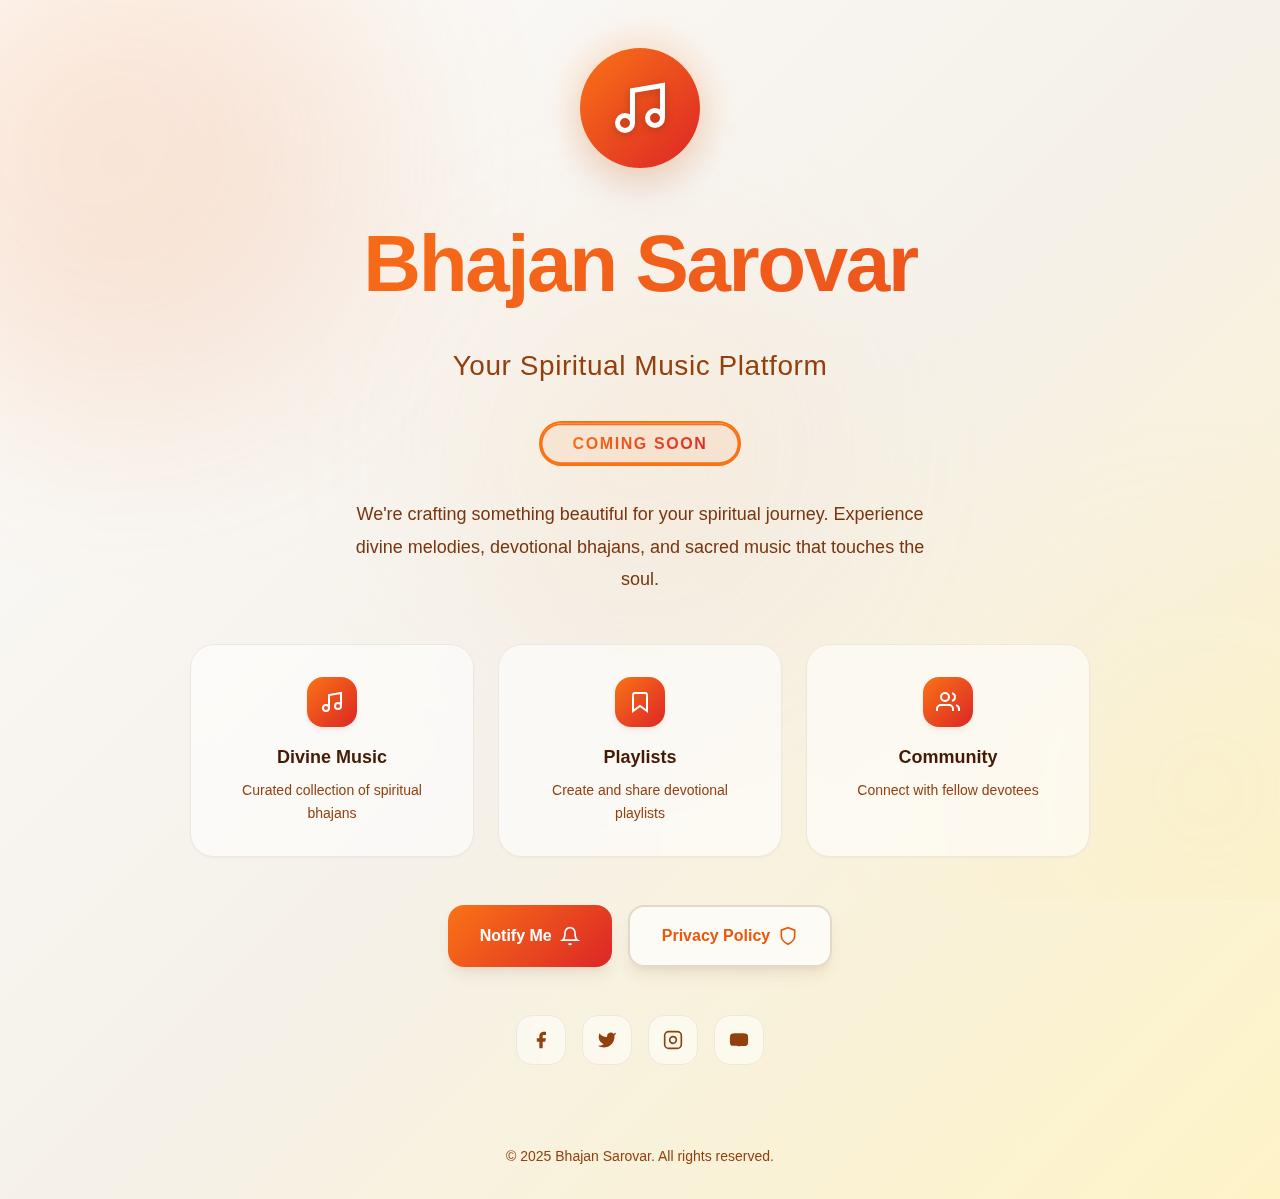
<file: index.html>
<!DOCTYPE html>
<html lang="en">

<head>
    <meta charset="UTF-8">
    <meta name="viewport" content="width=device-width, initial-scale=1.0">
    <title>Bhajan Sarovar - Coming Soon</title>
    <meta name="description"
        content="Bhajan Sarovar - Your spiritual music platform is coming soon. Experience divine melodies and devotional content.">
    <link rel="stylesheet" href="home-styles.css">
</head>

<body>
    <div class="page-container">
        <!-- Background Animation -->
        <div class="background-animation">
            <div class="circle circle-1"></div>
            <div class="circle circle-2"></div>
            <div class="circle circle-3"></div>
        </div>

        <!-- Main Content -->
        <main class="main-content">
            <div class="content-wrapper">
                <!-- Logo/Icon -->
                <div class="logo-container">
                    <div class="logo-circle">
                        <svg class="logo-icon" viewBox="0 0 24 24" fill="none" stroke="currentColor" stroke-width="2">
                            <path d="M9 18V5l12-2v13" />
                            <circle cx="6" cy="18" r="3" />
                            <circle cx="18" cy="16" r="3" />
                        </svg>
                    </div>
                </div>

                <!-- Title -->
                <h1 class="main-title">
                    <span class="title-line">Bhajan Sarovar</span>
                </h1>

                <!-- Subtitle -->
                <p class="subtitle">Your Spiritual Music Platform</p>

                <!-- Coming Soon Badge -->
                <div class="coming-soon-badge">
                    <span class="badge-text">Coming Soon</span>
                    <div class="badge-pulse"></div>
                </div>

                <!-- Description -->
                <p class="description">
                    We're crafting something beautiful for your spiritual journey.
                    Experience divine melodies, devotional bhajans, and sacred music
                    that touches the soul.
                </p>

                <!-- Features Grid -->
                <div class="features-grid">
                    <div class="feature-card">
                        <div class="feature-icon">
                            <svg viewBox="0 0 24 24" fill="none" stroke="currentColor" stroke-width="2">
                                <path d="M9 18V5l12-2v13" />
                                <circle cx="6" cy="18" r="3" />
                                <circle cx="18" cy="16" r="3" />
                            </svg>
                        </div>
                        <h3 class="feature-title">Divine Music</h3>
                        <p class="feature-text">Curated collection of spiritual bhajans</p>
                    </div>

                    <div class="feature-card">
                        <div class="feature-icon">
                            <svg viewBox="0 0 24 24" fill="none" stroke="currentColor" stroke-width="2">
                                <path d="M19 21l-7-5-7 5V5a2 2 0 0 1 2-2h10a2 2 0 0 1 2 2z" />
                            </svg>
                        </div>
                        <h3 class="feature-title">Playlists</h3>
                        <p class="feature-text">Create and share devotional playlists</p>
                    </div>

                    <div class="feature-card">
                        <div class="feature-icon">
                            <svg viewBox="0 0 24 24" fill="none" stroke="currentColor" stroke-width="2">
                                <path d="M17 21v-2a4 4 0 0 0-4-4H5a4 4 0 0 0-4 4v2" />
                                <circle cx="9" cy="7" r="4" />
                                <path d="M23 21v-2a4 4 0 0 0-3-3.87" />
                                <path d="M16 3.13a4 4 0 0 1 0 7.75" />
                            </svg>
                        </div>
                        <h3 class="feature-title">Community</h3>
                        <p class="feature-text">Connect with fellow devotees</p>
                    </div>
                </div>

                <!-- CTA Buttons -->
                <div class="cta-container">
                    <a href="#notify" class="btn btn-primary">
                        <span>Notify Me</span>
                        <svg class="btn-icon" viewBox="0 0 24 24" fill="none" stroke="currentColor" stroke-width="2">
                            <path d="M18 8A6 6 0 0 0 6 8c0 7-3 9-3 9h18s-3-2-3-9" />
                            <path d="M13.73 21a2 2 0 0 1-3.46 0" />
                        </svg>
                    </a>
                    <a href="privacy.html" class="btn btn-secondary">
                        <span>Privacy Policy</span>
                        <svg class="btn-icon" viewBox="0 0 24 24" fill="none" stroke="currentColor" stroke-width="2">
                            <path d="M12 22s8-4 8-10V5l-8-3-8 3v7c0 6 8 10 8 10z" />
                        </svg>
                    </a>
                </div>

                <!-- Social Links -->
                <div class="social-links">
                    <a href="#" class="social-link" aria-label="Facebook">
                        <svg viewBox="0 0 24 24" fill="currentColor">
                            <path d="M18 2h-3a5 5 0 0 0-5 5v3H7v4h3v8h4v-8h3l1-4h-4V7a1 1 0 0 1 1-1h3z" />
                        </svg>
                    </a>
                    <a href="#" class="social-link" aria-label="Twitter">
                        <svg viewBox="0 0 24 24" fill="currentColor">
                            <path
                                d="M23 3a10.9 10.9 0 0 1-3.14 1.53 4.48 4.48 0 0 0-7.86 3v1A10.66 10.66 0 0 1 3 4s-4 9 5 13a11.64 11.64 0 0 1-7 2c9 5 20 0 20-11.5a4.5 4.5 0 0 0-.08-.83A7.72 7.72 0 0 0 23 3z" />
                        </svg>
                    </a>
                    <a href="#" class="social-link" aria-label="Instagram">
                        <svg viewBox="0 0 24 24" fill="none" stroke="currentColor" stroke-width="2">
                            <rect x="2" y="2" width="20" height="20" rx="5" ry="5" />
                            <path d="M16 11.37A4 4 0 1 1 12.63 8 4 4 0 0 1 16 11.37z" />
                            <line x1="17.5" y1="6.5" x2="17.51" y2="6.5" />
                        </svg>
                    </a>
                    <a href="#" class="social-link" aria-label="YouTube">
                        <svg viewBox="0 0 24 24" fill="currentColor">
                            <path
                                d="M22.54 6.42a2.78 2.78 0 0 0-1.94-2C18.88 4 12 4 12 4s-6.88 0-8.6.46a2.78 2.78 0 0 0-1.94 2A29 29 0 0 0 1 11.75a29 29 0 0 0 .46 5.33A2.78 2.78 0 0 0 3.4 19c1.72.46 8.6.46 8.6.46s6.88 0 8.6-.46a2.78 2.78 0 0 0 1.94-2 29 29 0 0 0 .46-5.25 29 29 0 0 0-.46-5.33z" />
                            <polygon points="9.75 15.02 15.5 11.75 9.75 8.48 9.75 15.02" />
                        </svg>
                    </a>
                </div>
            </div>
        </main>

        <!-- Footer -->
        <footer class="footer">
            <p class="footer-text">© 2025 Bhajan Sarovar. All rights reserved.</p>
        </footer>
    </div>

    <!-- Notify Modal (Hidden by default) -->
    <div id="notify-modal" class="modal">
        <div class="modal-content">
            <button class="modal-close" onclick="closeModal()">&times;</button>
            <h2 class="modal-title">Get Notified</h2>
            <p class="modal-text">Enter your email to be notified when we launch!</p>
            <form class="notify-form" onsubmit="handleSubmit(event)">
                <input type="email" class="email-input" placeholder="your@email.com" required>
                <button type="submit" class="submit-btn">Notify Me</button>
            </form>
        </div>
    </div>

    <script>
        // Modal functionality
        const modal = document.getElementById('notify-modal');
        const notifyLink = document.querySelector('a[href="#notify"]');

        notifyLink.addEventListener('click', (e) => {
            e.preventDefault();
            modal.classList.add('active');
        });

        function closeModal() {
            modal.classList.remove('active');
        }

        function handleSubmit(e) {
            e.preventDefault();
            const email = e.target.querySelector('input').value;
            alert(`Thank you! We'll notify you at ${email} when we launch! 🙏`);
            closeModal();
            e.target.reset();
        }

        // Close modal on outside click
        modal.addEventListener('click', (e) => {
            if (e.target === modal) {
                closeModal();
            }
        });

        // Close modal on Escape key
        document.addEventListener('keydown', (e) => {
            if (e.key === 'Escape' && modal.classList.contains('active')) {
                closeModal();
            }
        });
    </script>
</body>

</html>
</file>
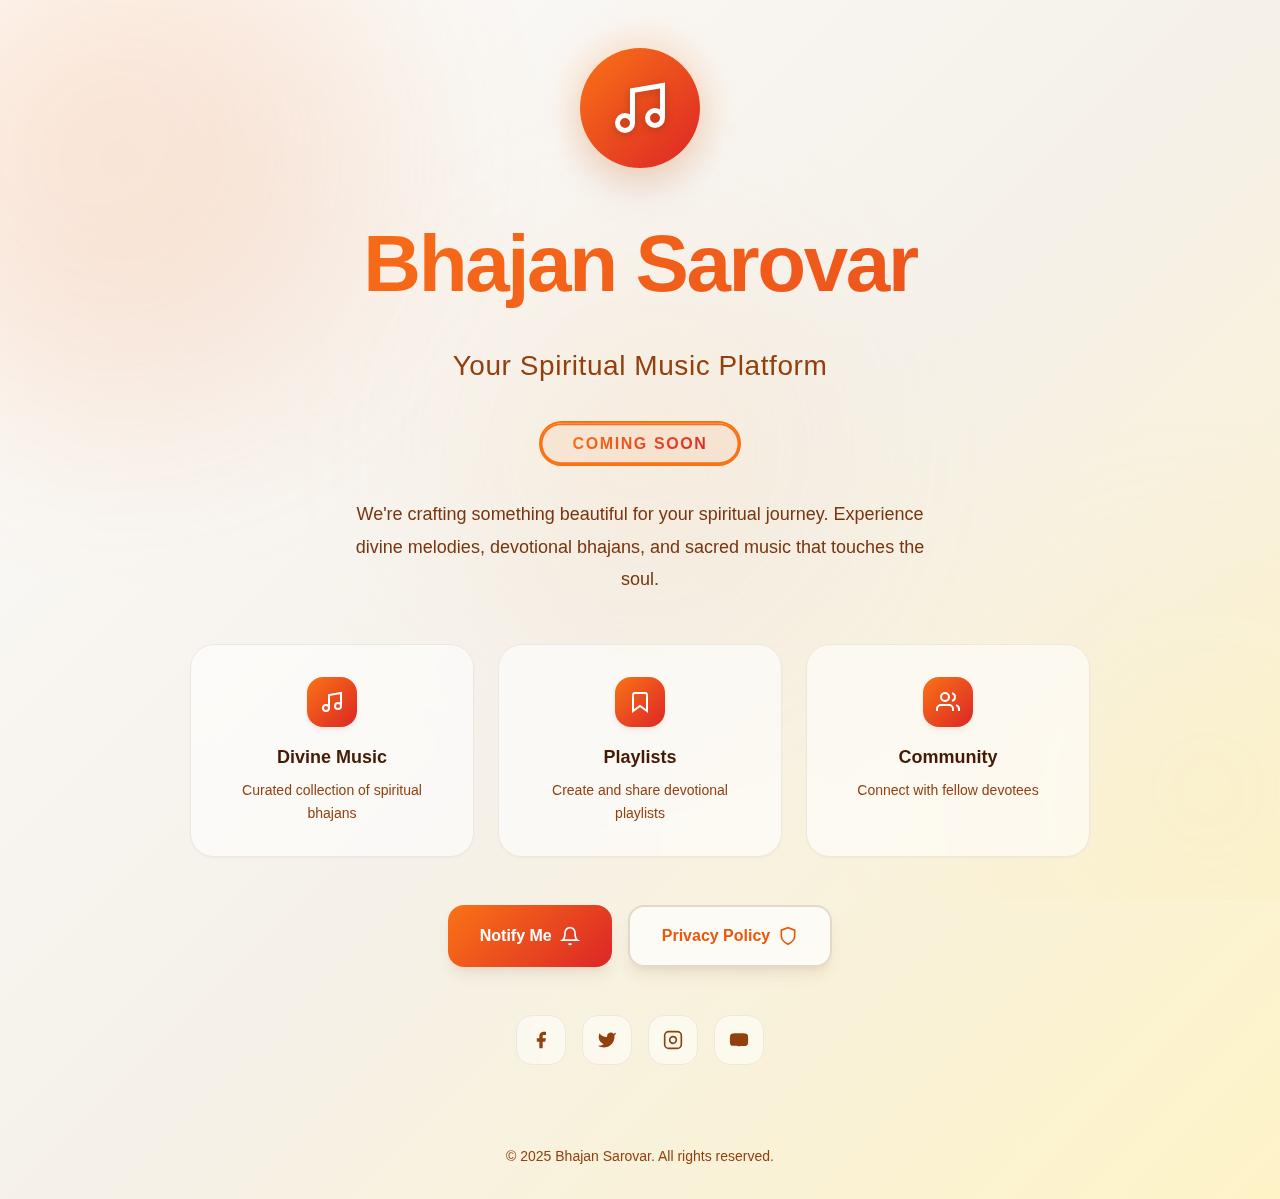
<file: home.html>
<!DOCTYPE html>
<html lang="en">

<head>
    <meta charset="UTF-8">
    <meta name="viewport" content="width=device-width, initial-scale=1.0">
    <title>Bhajan Sarovar - Coming Soon</title>
    <meta name="description"
        content="Bhajan Sarovar - Your spiritual music platform is coming soon. Experience divine melodies and devotional content.">
    <link rel="stylesheet" href="home-styles.css">
</head>

<body>
    <div class="page-container">
        <!-- Background Animation -->
        <div class="background-animation">
            <div class="circle circle-1"></div>
            <div class="circle circle-2"></div>
            <div class="circle circle-3"></div>
        </div>

        <!-- Main Content -->
        <main class="main-content">
            <div class="content-wrapper">
                <!-- Logo/Icon -->
                <div class="logo-container">
                    <div class="logo-circle">
                        <svg class="logo-icon" viewBox="0 0 24 24" fill="none" stroke="currentColor" stroke-width="2">
                            <path d="M9 18V5l12-2v13" />
                            <circle cx="6" cy="18" r="3" />
                            <circle cx="18" cy="16" r="3" />
                        </svg>
                    </div>
                </div>

                <!-- Title -->
                <h1 class="main-title">
                    <span class="title-line">Bhajan Sarovar</span>
                </h1>

                <!-- Subtitle -->
                <p class="subtitle">Your Spiritual Music Platform</p>

                <!-- Coming Soon Badge -->
                <div class="coming-soon-badge">
                    <span class="badge-text">Coming Soon</span>
                    <div class="badge-pulse"></div>
                </div>

                <!-- Description -->
                <p class="description">
                    We're crafting something beautiful for your spiritual journey.
                    Experience divine melodies, devotional bhajans, and sacred music
                    that touches the soul.
                </p>

                <!-- Features Grid -->
                <div class="features-grid">
                    <div class="feature-card">
                        <div class="feature-icon">
                            <svg viewBox="0 0 24 24" fill="none" stroke="currentColor" stroke-width="2">
                                <path d="M9 18V5l12-2v13" />
                                <circle cx="6" cy="18" r="3" />
                                <circle cx="18" cy="16" r="3" />
                            </svg>
                        </div>
                        <h3 class="feature-title">Divine Music</h3>
                        <p class="feature-text">Curated collection of spiritual bhajans</p>
                    </div>

                    <div class="feature-card">
                        <div class="feature-icon">
                            <svg viewBox="0 0 24 24" fill="none" stroke="currentColor" stroke-width="2">
                                <path d="M19 21l-7-5-7 5V5a2 2 0 0 1 2-2h10a2 2 0 0 1 2 2z" />
                            </svg>
                        </div>
                        <h3 class="feature-title">Playlists</h3>
                        <p class="feature-text">Create and share devotional playlists</p>
                    </div>

                    <div class="feature-card">
                        <div class="feature-icon">
                            <svg viewBox="0 0 24 24" fill="none" stroke="currentColor" stroke-width="2">
                                <path d="M17 21v-2a4 4 0 0 0-4-4H5a4 4 0 0 0-4 4v2" />
                                <circle cx="9" cy="7" r="4" />
                                <path d="M23 21v-2a4 4 0 0 0-3-3.87" />
                                <path d="M16 3.13a4 4 0 0 1 0 7.75" />
                            </svg>
                        </div>
                        <h3 class="feature-title">Community</h3>
                        <p class="feature-text">Connect with fellow devotees</p>
                    </div>
                </div>

                <!-- CTA Buttons -->
                <div class="cta-container">
                    <a href="#notify" class="btn btn-primary">
                        <span>Notify Me</span>
                        <svg class="btn-icon" viewBox="0 0 24 24" fill="none" stroke="currentColor" stroke-width="2">
                            <path d="M18 8A6 6 0 0 0 6 8c0 7-3 9-3 9h18s-3-2-3-9" />
                            <path d="M13.73 21a2 2 0 0 1-3.46 0" />
                        </svg>
                    </a>
                    <a href="index.html" class="btn btn-secondary">
                        <span>Privacy Policy</span>
                        <svg class="btn-icon" viewBox="0 0 24 24" fill="none" stroke="currentColor" stroke-width="2">
                            <path d="M12 22s8-4 8-10V5l-8-3-8 3v7c0 6 8 10 8 10z" />
                        </svg>
                    </a>
                </div>

                <!-- Social Links -->
                <div class="social-links">
                    <a href="#" class="social-link" aria-label="Facebook">
                        <svg viewBox="0 0 24 24" fill="currentColor">
                            <path d="M18 2h-3a5 5 0 0 0-5 5v3H7v4h3v8h4v-8h3l1-4h-4V7a1 1 0 0 1 1-1h3z" />
                        </svg>
                    </a>
                    <a href="#" class="social-link" aria-label="Twitter">
                        <svg viewBox="0 0 24 24" fill="currentColor">
                            <path
                                d="M23 3a10.9 10.9 0 0 1-3.14 1.53 4.48 4.48 0 0 0-7.86 3v1A10.66 10.66 0 0 1 3 4s-4 9 5 13a11.64 11.64 0 0 1-7 2c9 5 20 0 20-11.5a4.5 4.5 0 0 0-.08-.83A7.72 7.72 0 0 0 23 3z" />
                        </svg>
                    </a>
                    <a href="#" class="social-link" aria-label="Instagram">
                        <svg viewBox="0 0 24 24" fill="none" stroke="currentColor" stroke-width="2">
                            <rect x="2" y="2" width="20" height="20" rx="5" ry="5" />
                            <path d="M16 11.37A4 4 0 1 1 12.63 8 4 4 0 0 1 16 11.37z" />
                            <line x1="17.5" y1="6.5" x2="17.51" y2="6.5" />
                        </svg>
                    </a>
                    <a href="#" class="social-link" aria-label="YouTube">
                        <svg viewBox="0 0 24 24" fill="currentColor">
                            <path
                                d="M22.54 6.42a2.78 2.78 0 0 0-1.94-2C18.88 4 12 4 12 4s-6.88 0-8.6.46a2.78 2.78 0 0 0-1.94 2A29 29 0 0 0 1 11.75a29 29 0 0 0 .46 5.33A2.78 2.78 0 0 0 3.4 19c1.72.46 8.6.46 8.6.46s6.88 0 8.6-.46a2.78 2.78 0 0 0 1.94-2 29 29 0 0 0 .46-5.25 29 29 0 0 0-.46-5.33z" />
                            <polygon points="9.75 15.02 15.5 11.75 9.75 8.48 9.75 15.02" />
                        </svg>
                    </a>
                </div>
            </div>
        </main>

        <!-- Footer -->
        <footer class="footer">
            <p class="footer-text">© 2025 Bhajan Sarovar. All rights reserved.</p>
        </footer>
    </div>

    <!-- Notify Modal (Hidden by default) -->
    <div id="notify-modal" class="modal">
        <div class="modal-content">
            <button class="modal-close" onclick="closeModal()">&times;</button>
            <h2 class="modal-title">Get Notified</h2>
            <p class="modal-text">Enter your email to be notified when we launch!</p>
            <form class="notify-form" onsubmit="handleSubmit(event)">
                <input type="email" class="email-input" placeholder="your@email.com" required>
                <button type="submit" class="submit-btn">Notify Me</button>
            </form>
        </div>
    </div>

    <script>
        // Modal functionality
        const modal = document.getElementById('notify-modal');
        const notifyLink = document.querySelector('a[href="#notify"]');

        notifyLink.addEventListener('click', (e) => {
            e.preventDefault();
            modal.classList.add('active');
        });

        function closeModal() {
            modal.classList.remove('active');
        }

        function handleSubmit(e) {
            e.preventDefault();
            const email = e.target.querySelector('input').value;
            alert(`Thank you! We'll notify you at ${email} when we launch! 🙏`);
            closeModal();
            e.target.reset();
        }

        // Close modal on outside click
        modal.addEventListener('click', (e) => {
            if (e.target === modal) {
                closeModal();
            }
        });

        // Close modal on Escape key
        document.addEventListener('keydown', (e) => {
            if (e.key === 'Escape' && modal.classList.contains('active')) {
                closeModal();
            }
        });
    </script>
</body>

</html>
</file>
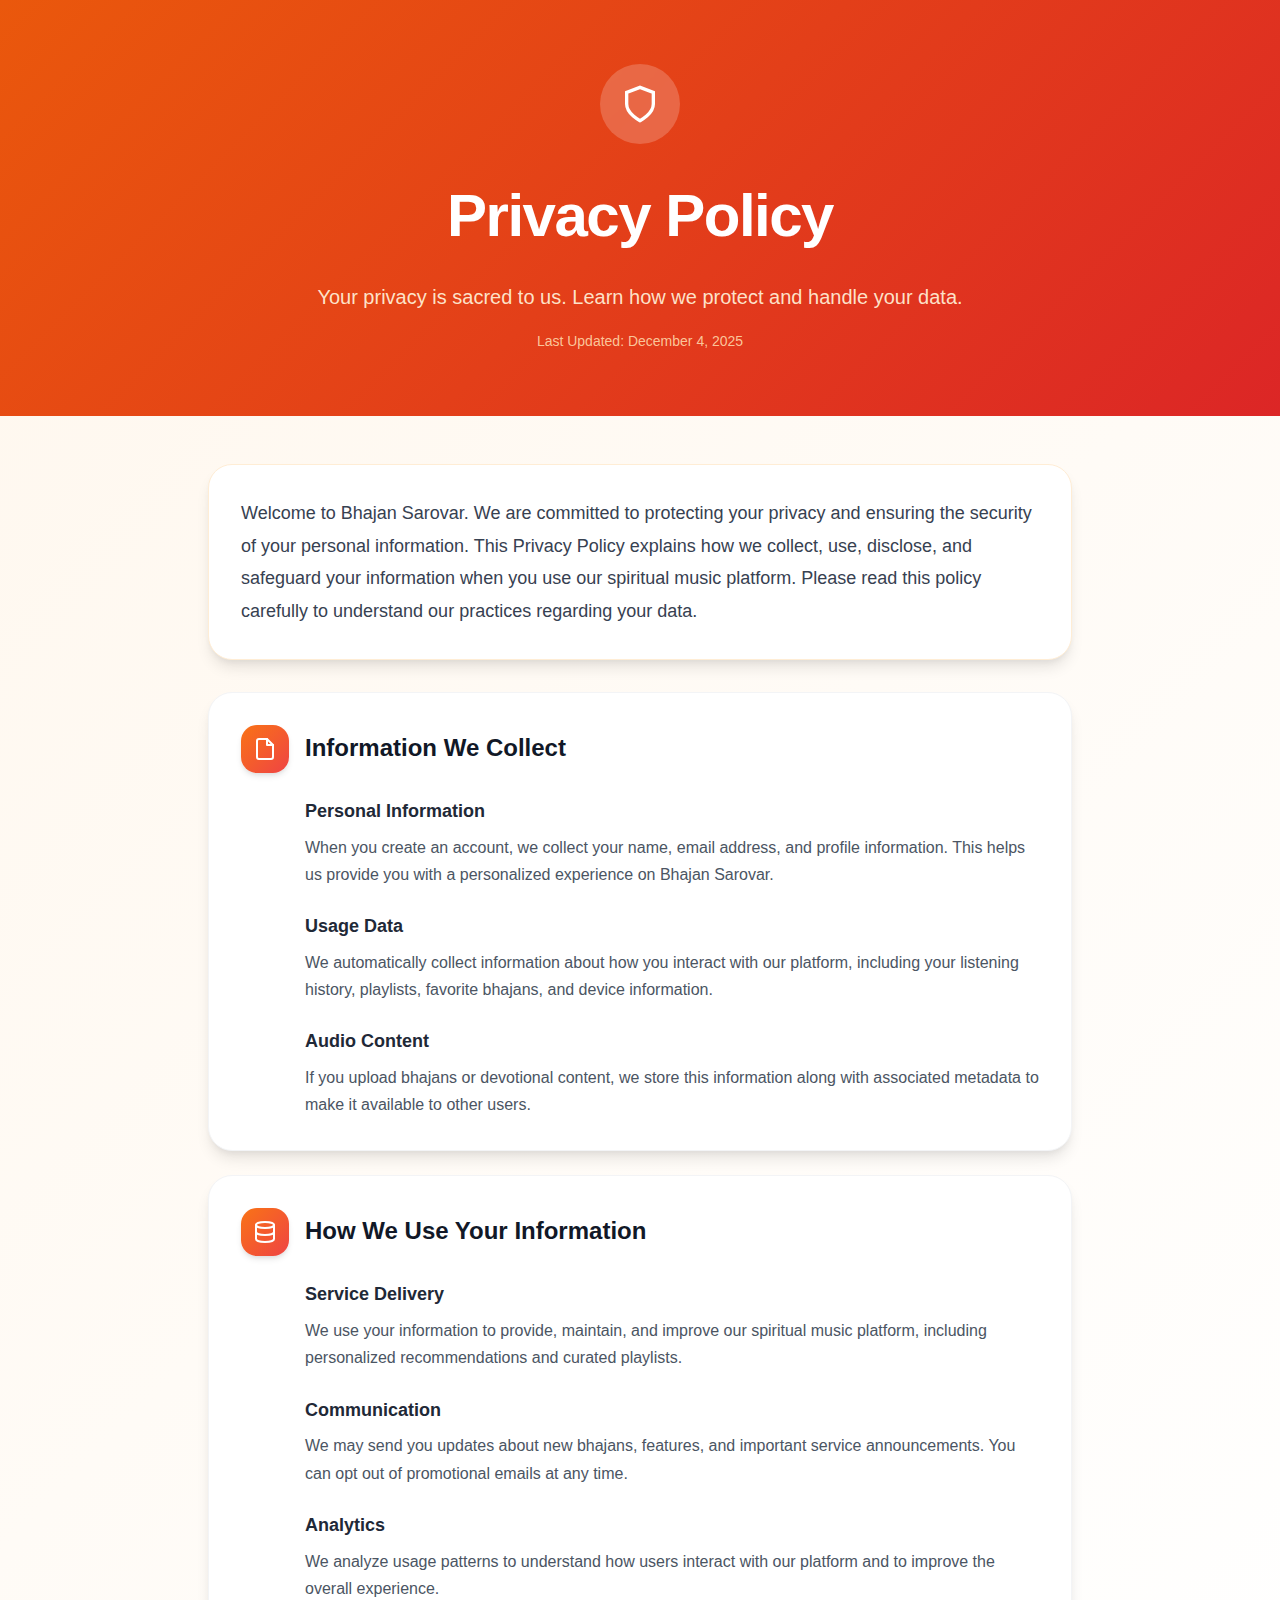
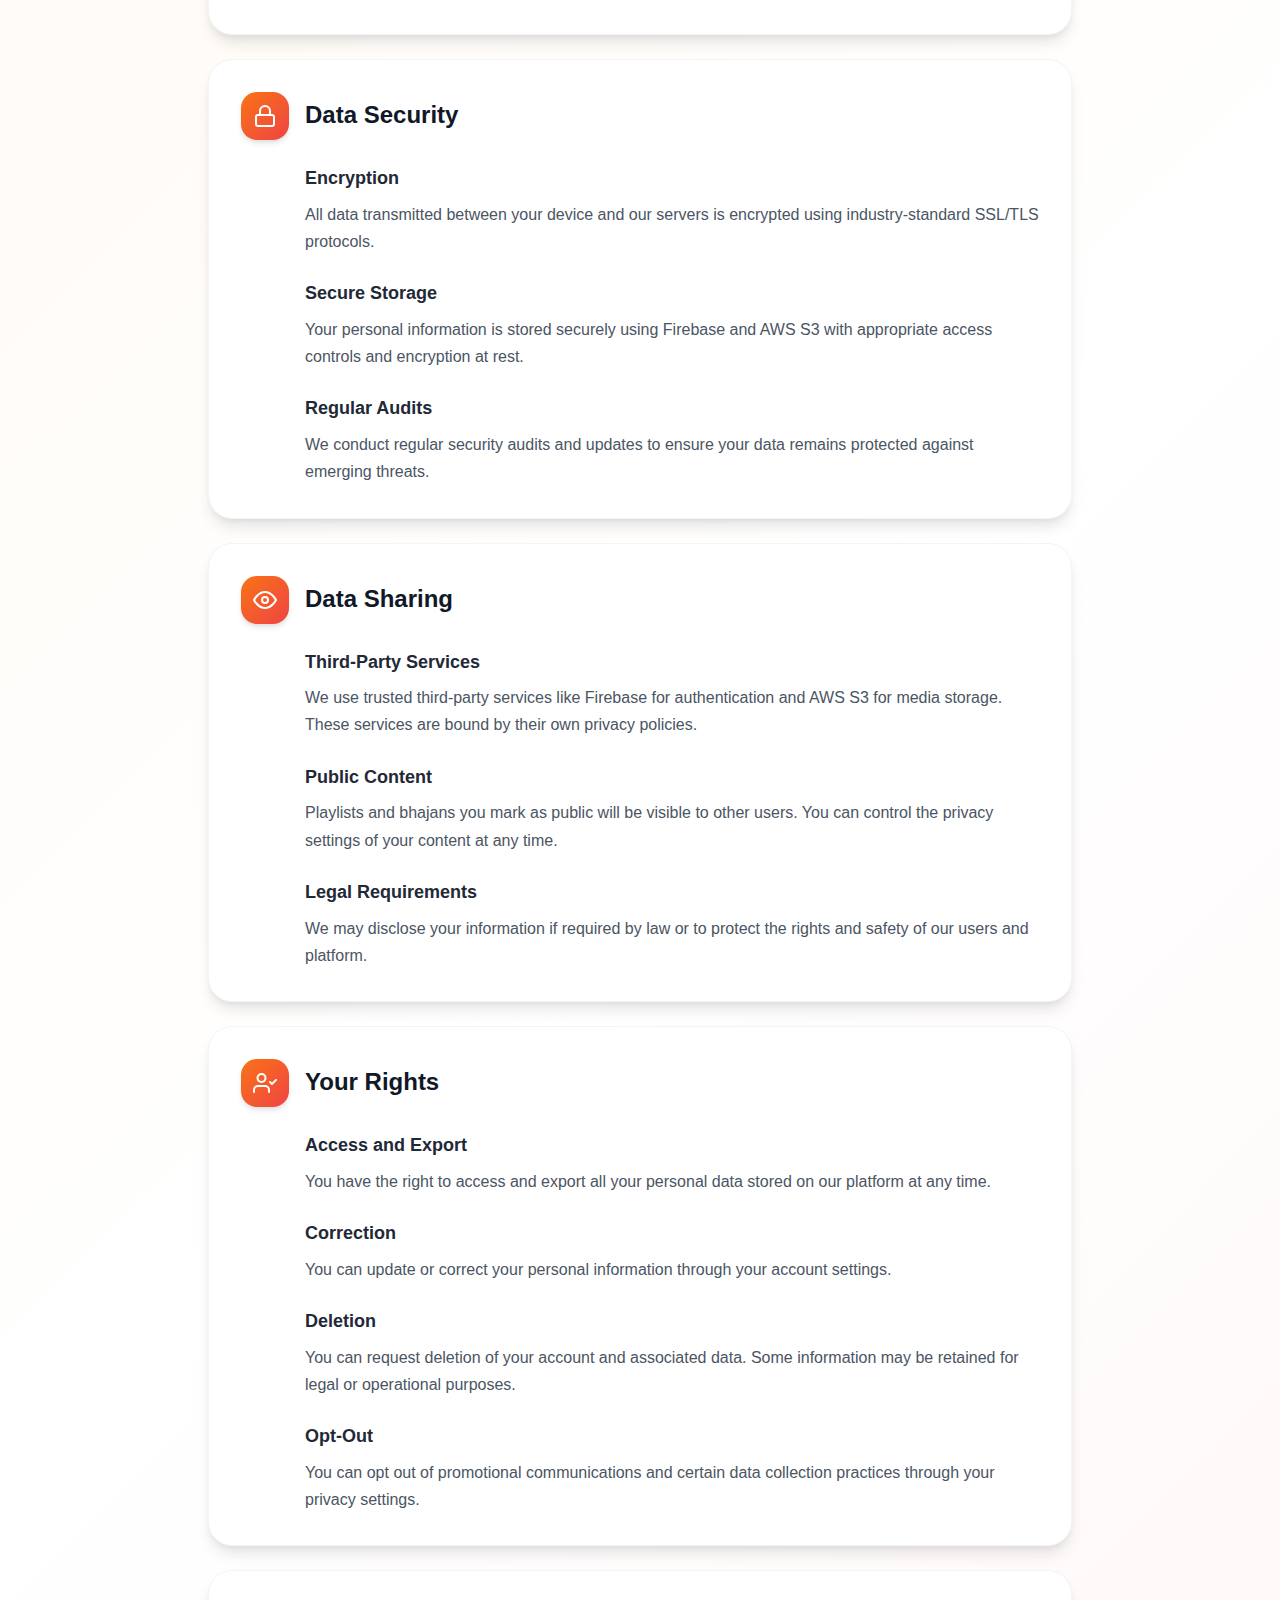
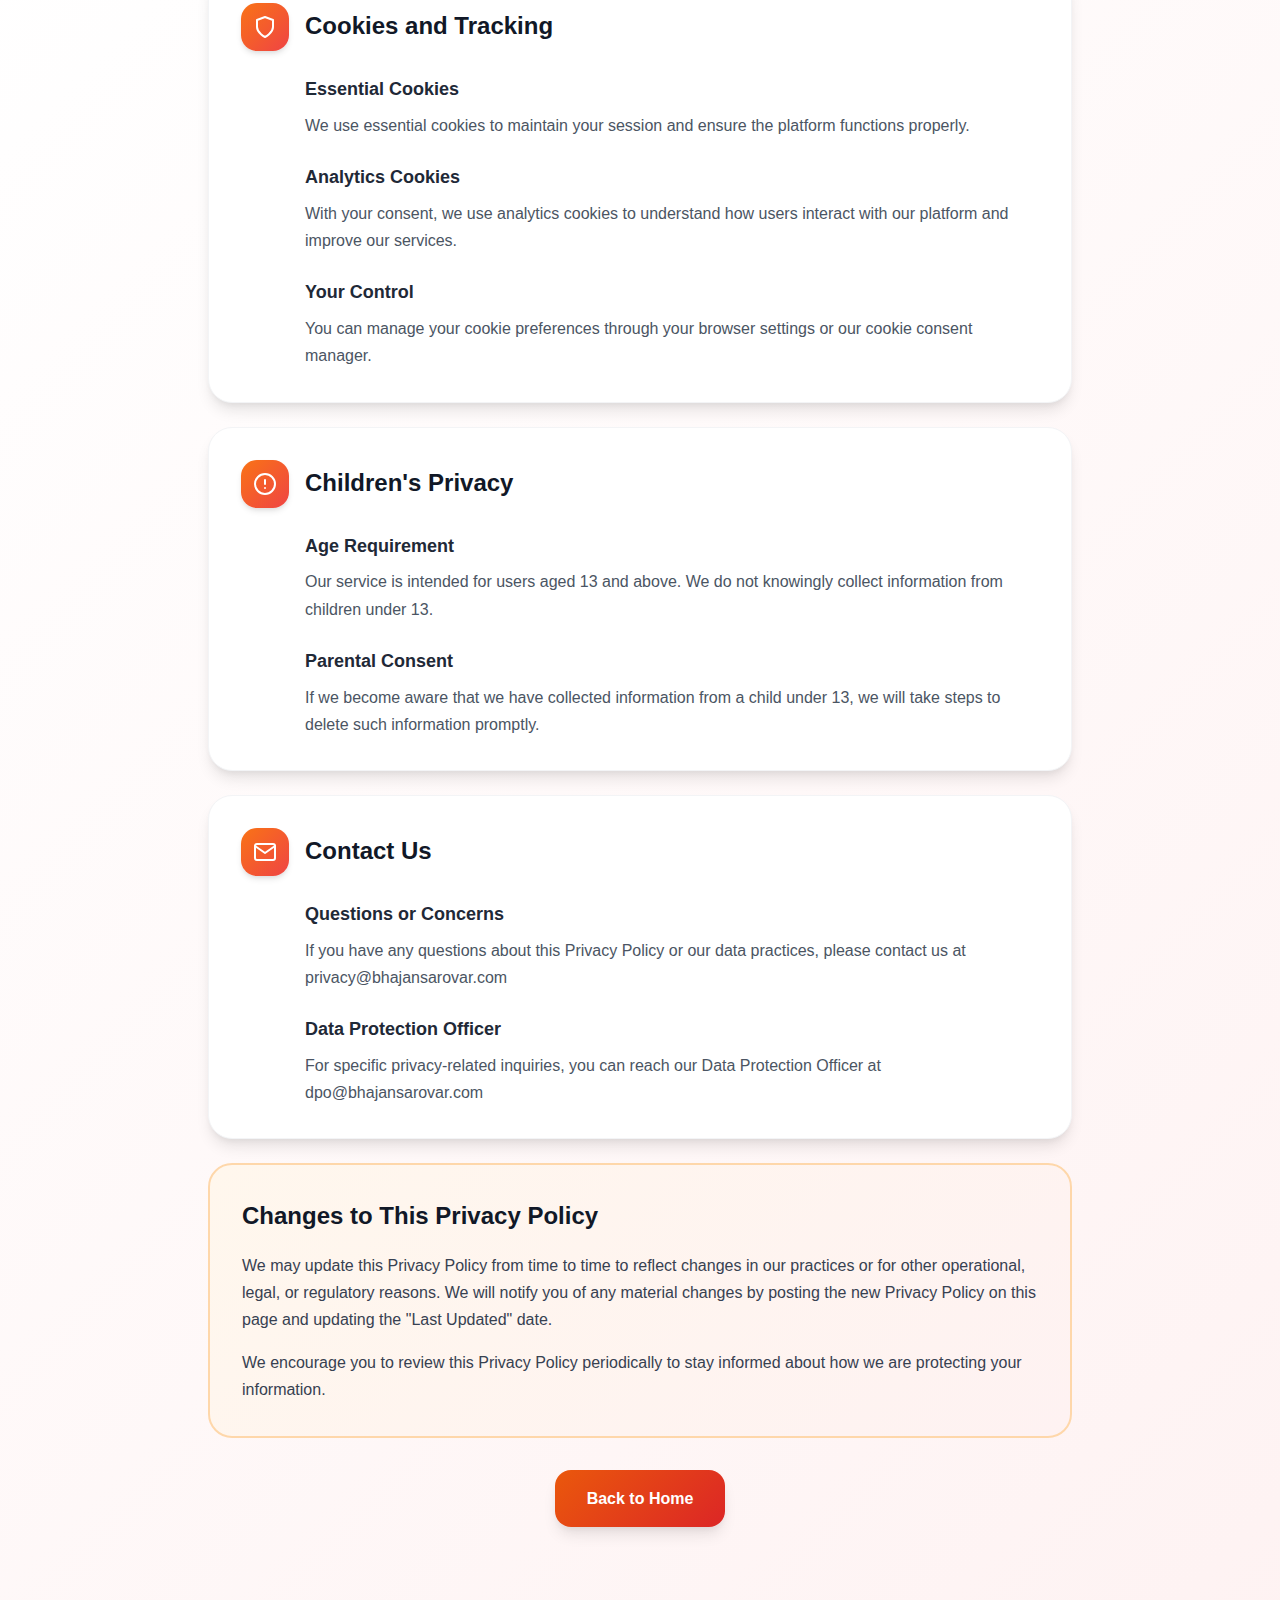
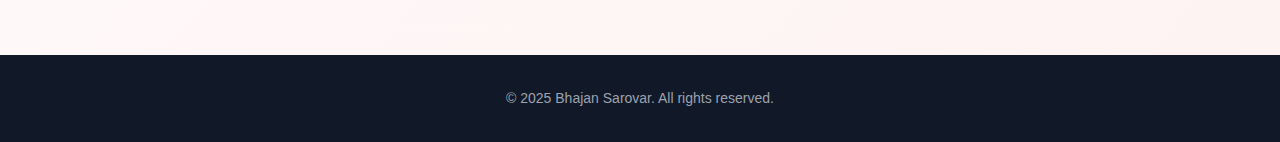
<file: privacy.html>
<!DOCTYPE html>
<html lang="en">

<head>
    <meta charset="UTF-8">
    <meta name="viewport" content="width=device-width, initial-scale=1.0">
    <title>Privacy Policy - Bhajan Sarovar</title>
    <meta name="description"
        content="Your privacy is sacred to us. Learn how we protect and handle your data at Bhajan Sarovar.">
    <link rel="stylesheet" href="styles.css">
</head>

<body>
    <div class="page-wrapper">
        <!-- Header -->
        <header class="header">
            <div class="container">
                <div class="header-content">
                    <div class="icon-circle">
                        <svg class="icon" viewBox="0 0 24 24" fill="none" stroke="currentColor" stroke-width="2">
                            <path d="M12 22s8-4 8-10V5l-8-3-8 3v7c0 6 8 10 8 10z" />
                        </svg>
                    </div>
                    <h1 class="header-title">Privacy Policy</h1>
                    <p class="header-subtitle">Your privacy is sacred to us. Learn how we protect and handle your data.
                    </p>
                    <p class="header-date">Last Updated: December 4, 2025</p>
                </div>
            </div>
        </header>

        <!-- Content -->
        <main class="main-content">
            <div class="container">
                <!-- Introduction -->
                <section class="intro-section">
                    <p class="intro-text">
                        Welcome to Bhajan Sarovar. We are committed to protecting your privacy and ensuring
                        the security of your personal information. This Privacy Policy explains how we collect,
                        use, disclose, and safeguard your information when you use our spiritual music platform.
                        Please read this policy carefully to understand our practices regarding your data.
                    </p>
                </section>

                <!-- Information We Collect -->
                <section class="policy-section">
                    <div class="section-header">
                        <div class="section-icon">
                            <svg viewBox="0 0 24 24" fill="none" stroke="currentColor" stroke-width="2">
                                <path d="M14 2H6a2 2 0 0 0-2 2v16a2 2 0 0 0 2 2h12a2 2 0 0 0 2-2V8z" />
                                <polyline points="14 2 14 8 20 8" />
                            </svg>
                        </div>
                        <h2 class="section-title">Information We Collect</h2>
                    </div>
                    <div class="section-content">
                        <div class="content-item">
                            <h3 class="item-subtitle">Personal Information</h3>
                            <p class="item-text">When you create an account, we collect your name, email address, and
                                profile information. This helps us provide you with a personalized experience on Bhajan
                                Sarovar.</p>
                        </div>
                        <div class="content-item">
                            <h3 class="item-subtitle">Usage Data</h3>
                            <p class="item-text">We automatically collect information about how you interact with our
                                platform, including your listening history, playlists, favorite bhajans, and device
                                information.</p>
                        </div>
                        <div class="content-item">
                            <h3 class="item-subtitle">Audio Content</h3>
                            <p class="item-text">If you upload bhajans or devotional content, we store this information
                                along with associated metadata to make it available to other users.</p>
                        </div>
                    </div>
                </section>

                <!-- How We Use Your Information -->
                <section class="policy-section">
                    <div class="section-header">
                        <div class="section-icon">
                            <svg viewBox="0 0 24 24" fill="none" stroke="currentColor" stroke-width="2">
                                <ellipse cx="12" cy="5" rx="9" ry="3" />
                                <path d="M21 12c0 1.66-4 3-9 3s-9-1.34-9-3" />
                                <path d="M3 5v14c0 1.66 4 3 9 3s9-1.34 9-3V5" />
                            </svg>
                        </div>
                        <h2 class="section-title">How We Use Your Information</h2>
                    </div>
                    <div class="section-content">
                        <div class="content-item">
                            <h3 class="item-subtitle">Service Delivery</h3>
                            <p class="item-text">We use your information to provide, maintain, and improve our spiritual
                                music platform, including personalized recommendations and curated playlists.</p>
                        </div>
                        <div class="content-item">
                            <h3 class="item-subtitle">Communication</h3>
                            <p class="item-text">We may send you updates about new bhajans, features, and important
                                service announcements. You can opt out of promotional emails at any time.</p>
                        </div>
                        <div class="content-item">
                            <h3 class="item-subtitle">Analytics</h3>
                            <p class="item-text">We analyze usage patterns to understand how users interact with our
                                platform and to improve the overall experience.</p>
                        </div>
                    </div>
                </section>

                <!-- Data Security -->
                <section class="policy-section">
                    <div class="section-header">
                        <div class="section-icon">
                            <svg viewBox="0 0 24 24" fill="none" stroke="currentColor" stroke-width="2">
                                <rect x="3" y="11" width="18" height="11" rx="2" ry="2" />
                                <path d="M7 11V7a5 5 0 0 1 10 0v4" />
                            </svg>
                        </div>
                        <h2 class="section-title">Data Security</h2>
                    </div>
                    <div class="section-content">
                        <div class="content-item">
                            <h3 class="item-subtitle">Encryption</h3>
                            <p class="item-text">All data transmitted between your device and our servers is encrypted
                                using industry-standard SSL/TLS protocols.</p>
                        </div>
                        <div class="content-item">
                            <h3 class="item-subtitle">Secure Storage</h3>
                            <p class="item-text">Your personal information is stored securely using Firebase and AWS S3
                                with appropriate access controls and encryption at rest.</p>
                        </div>
                        <div class="content-item">
                            <h3 class="item-subtitle">Regular Audits</h3>
                            <p class="item-text">We conduct regular security audits and updates to ensure your data
                                remains protected against emerging threats.</p>
                        </div>
                    </div>
                </section>

                <!-- Data Sharing -->
                <section class="policy-section">
                    <div class="section-header">
                        <div class="section-icon">
                            <svg viewBox="0 0 24 24" fill="none" stroke="currentColor" stroke-width="2">
                                <path d="M1 12s4-8 11-8 11 8 11 8-4 8-11 8-11-8-11-8z" />
                                <circle cx="12" cy="12" r="3" />
                            </svg>
                        </div>
                        <h2 class="section-title">Data Sharing</h2>
                    </div>
                    <div class="section-content">
                        <div class="content-item">
                            <h3 class="item-subtitle">Third-Party Services</h3>
                            <p class="item-text">We use trusted third-party services like Firebase for authentication
                                and AWS S3 for media storage. These services are bound by their own privacy policies.
                            </p>
                        </div>
                        <div class="content-item">
                            <h3 class="item-subtitle">Public Content</h3>
                            <p class="item-text">Playlists and bhajans you mark as public will be visible to other
                                users. You can control the privacy settings of your content at any time.</p>
                        </div>
                        <div class="content-item">
                            <h3 class="item-subtitle">Legal Requirements</h3>
                            <p class="item-text">We may disclose your information if required by law or to protect the
                                rights and safety of our users and platform.</p>
                        </div>
                    </div>
                </section>

                <!-- Your Rights -->
                <section class="policy-section">
                    <div class="section-header">
                        <div class="section-icon">
                            <svg viewBox="0 0 24 24" fill="none" stroke="currentColor" stroke-width="2">
                                <path d="M16 21v-2a4 4 0 0 0-4-4H5a4 4 0 0 0-4 4v2" />
                                <circle cx="8.5" cy="7" r="4" />
                                <polyline points="17 11 19 13 23 9" />
                            </svg>
                        </div>
                        <h2 class="section-title">Your Rights</h2>
                    </div>
                    <div class="section-content">
                        <div class="content-item">
                            <h3 class="item-subtitle">Access and Export</h3>
                            <p class="item-text">You have the right to access and export all your personal data stored
                                on our platform at any time.</p>
                        </div>
                        <div class="content-item">
                            <h3 class="item-subtitle">Correction</h3>
                            <p class="item-text">You can update or correct your personal information through your
                                account settings.</p>
                        </div>
                        <div class="content-item">
                            <h3 class="item-subtitle">Deletion</h3>
                            <p class="item-text">You can request deletion of your account and associated data. Some
                                information may be retained for legal or operational purposes.</p>
                        </div>
                        <div class="content-item">
                            <h3 class="item-subtitle">Opt-Out</h3>
                            <p class="item-text">You can opt out of promotional communications and certain data
                                collection practices through your privacy settings.</p>
                        </div>
                    </div>
                </section>

                <!-- Cookies and Tracking -->
                <section class="policy-section">
                    <div class="section-header">
                        <div class="section-icon">
                            <svg viewBox="0 0 24 24" fill="none" stroke="currentColor" stroke-width="2">
                                <path d="M12 22s8-4 8-10V5l-8-3-8 3v7c0 6 8 10 8 10z" />
                            </svg>
                        </div>
                        <h2 class="section-title">Cookies and Tracking</h2>
                    </div>
                    <div class="section-content">
                        <div class="content-item">
                            <h3 class="item-subtitle">Essential Cookies</h3>
                            <p class="item-text">We use essential cookies to maintain your session and ensure the
                                platform functions properly.</p>
                        </div>
                        <div class="content-item">
                            <h3 class="item-subtitle">Analytics Cookies</h3>
                            <p class="item-text">With your consent, we use analytics cookies to understand how users
                                interact with our platform and improve our services.</p>
                        </div>
                        <div class="content-item">
                            <h3 class="item-subtitle">Your Control</h3>
                            <p class="item-text">You can manage your cookie preferences through your browser settings or
                                our cookie consent manager.</p>
                        </div>
                    </div>
                </section>

                <!-- Children's Privacy -->
                <section class="policy-section">
                    <div class="section-header">
                        <div class="section-icon">
                            <svg viewBox="0 0 24 24" fill="none" stroke="currentColor" stroke-width="2">
                                <circle cx="12" cy="12" r="10" />
                                <line x1="12" y1="8" x2="12" y2="12" />
                                <line x1="12" y1="16" x2="12.01" y2="16" />
                            </svg>
                        </div>
                        <h2 class="section-title">Children's Privacy</h2>
                    </div>
                    <div class="section-content">
                        <div class="content-item">
                            <h3 class="item-subtitle">Age Requirement</h3>
                            <p class="item-text">Our service is intended for users aged 13 and above. We do not
                                knowingly collect information from children under 13.</p>
                        </div>
                        <div class="content-item">
                            <h3 class="item-subtitle">Parental Consent</h3>
                            <p class="item-text">If we become aware that we have collected information from a child
                                under 13, we will take steps to delete such information promptly.</p>
                        </div>
                    </div>
                </section>

                <!-- Contact Us -->
                <section class="policy-section">
                    <div class="section-header">
                        <div class="section-icon">
                            <svg viewBox="0 0 24 24" fill="none" stroke="currentColor" stroke-width="2">
                                <path d="M4 4h16c1.1 0 2 .9 2 2v12c0 1.1-.9 2-2 2H4c-1.1 0-2-.9-2-2V6c0-1.1.9-2 2-2z" />
                                <polyline points="22,6 12,13 2,6" />
                            </svg>
                        </div>
                        <h2 class="section-title">Contact Us</h2>
                    </div>
                    <div class="section-content">
                        <div class="content-item">
                            <h3 class="item-subtitle">Questions or Concerns</h3>
                            <p class="item-text">If you have any questions about this Privacy Policy or our data
                                practices, please contact us at privacy@bhajansarovar.com</p>
                        </div>
                        <div class="content-item">
                            <h3 class="item-subtitle">Data Protection Officer</h3>
                            <p class="item-text">For specific privacy-related inquiries, you can reach our Data
                                Protection Officer at dpo@bhajansarovar.com</p>
                        </div>
                    </div>
                </section>

                <!-- Updates Notice -->
                <section class="updates-section">
                    <h2 class="updates-title">Changes to This Privacy Policy</h2>
                    <p class="updates-text">
                        We may update this Privacy Policy from time to time to reflect changes in our practices
                        or for other operational, legal, or regulatory reasons. We will notify you of any material
                        changes by posting the new Privacy Policy on this page and updating the "Last Updated" date.
                    </p>
                    <p class="updates-text">
                        We encourage you to review this Privacy Policy periodically to stay informed about how
                        we are protecting your information.
                    </p>
                </section>

                <!-- Back to Home Button -->
                <div class="back-button-wrapper">
                    <a href="home.html" class="back-button">Back to Home</a>
                </div>
            </div>
        </main>

        <!-- Footer -->
        <footer class="footer">
            <div class="container">
                <p class="footer-text">© 2025 Bhajan Sarovar. All rights reserved.</p>
            </div>
        </footer>
    </div>
</body>

</html>
</file>
<file: home-styles.css>
/* Reset and Base Styles */
* {
    margin: 0;
    padding: 0;
    box-sizing: border-box;
}

:root {
    /* Color Palette - Light Cream Theme */
    --cream-50: #fdfcfb;
    --cream-100: #faf8f5;
    --cream-200: #f5f1ea;
    --cream-300: #ede7dc;
    --cream-400: #e3d9c8;
    --cream-500: #d4c5b0;
    --cream-600: #b8a68d;
    --orange-400: #fb923c;
    --orange-500: #f97316;
    --orange-600: #ea580c;
    --red-500: #ef4444;
    --red-600: #dc2626;
    --brown-50: #fdf8f6;
    --brown-100: #f2e8e5;
    --brown-600: #92400e;
    --brown-700: #78350f;
    --brown-800: #451a03;
    --gray-600: #6b7280;
    --gray-700: #374151;
    --white: #ffffff;

    /* Gradients - Warm Tones */
    --gradient-primary: linear-gradient(135deg, #f97316 0%, #dc2626 100%);
    --gradient-secondary: linear-gradient(135deg, #fb923c 0%, #ea580c 100%);
    --gradient-accent: linear-gradient(135deg, #fef3c7 0%, #fde68a 100%);
    --gradient-bg: linear-gradient(135deg, #fdfcfb 0%, #f5f1ea 50%, #fef3c7 100%);

    /* Spacing */
    --spacing-xs: 0.5rem;
    --spacing-sm: 1rem;
    --spacing-md: 1.5rem;
    --spacing-lg: 2rem;
    --spacing-xl: 3rem;
    --spacing-2xl: 4rem;

    /* Typography */
    --font-sans: -apple-system, BlinkMacSystemFont, 'Segoe UI', 'Roboto', 'Oxygen', 'Ubuntu', 'Cantarell', 'Fira Sans', 'Droid Sans', 'Helvetica Neue', sans-serif;

    /* Shadows - Softer for light theme */
    --shadow-sm: 0 1px 2px 0 rgba(120, 53, 15, 0.05);
    --shadow-md: 0 4px 6px -1px rgba(120, 53, 15, 0.08), 0 2px 4px -1px rgba(120, 53, 15, 0.04);
    --shadow-lg: 0 10px 15px -3px rgba(120, 53, 15, 0.1), 0 4px 6px -2px rgba(120, 53, 15, 0.05);
    --shadow-xl: 0 20px 25px -5px rgba(120, 53, 15, 0.12), 0 10px 10px -5px rgba(120, 53, 15, 0.06);
    --shadow-2xl: 0 25px 50px -12px rgba(120, 53, 15, 0.15);

    /* Border Radius */
    --radius-md: 0.5rem;
    --radius-lg: 1rem;
    --radius-xl: 1.5rem;
    --radius-2xl: 2rem;
    --radius-full: 9999px;
}

body {
    font-family: var(--font-sans);
    line-height: 1.6;
    color: var(--brown-800);
    background: var(--cream-100);
    min-height: 100vh;
    overflow-x: hidden;
    -webkit-font-smoothing: antialiased;
    -moz-osx-font-smoothing: grayscale;
}

.page-container {
    position: relative;
    min-height: 100vh;
    display: flex;
    flex-direction: column;
    background: var(--gradient-bg);
}

/* Background Animation */
.background-animation {
    position: fixed;
    top: 0;
    left: 0;
    width: 100%;
    height: 100%;
    overflow: hidden;
    z-index: 0;
}

.circle {
    position: absolute;
    border-radius: 50%;
    filter: blur(100px);
    opacity: 0.15;
    animation: float 20s infinite ease-in-out;
}

.circle-1 {
    width: 500px;
    height: 500px;
    background: var(--gradient-secondary);
    top: -10%;
    left: -10%;
    animation-delay: 0s;
}

.circle-2 {
    width: 400px;
    height: 400px;
    background: var(--gradient-accent);
    bottom: -10%;
    right: -10%;
    animation-delay: -7s;
}

.circle-3 {
    width: 350px;
    height: 350px;
    background: linear-gradient(135deg, #fed7aa 0%, #fdba74 100%);
    top: 50%;
    left: 50%;
    transform: translate(-50%, -50%);
    animation-delay: -14s;
}

@keyframes float {

    0%,
    100% {
        transform: translate(0, 0) scale(1);
    }

    33% {
        transform: translate(50px, -50px) scale(1.1);
    }

    66% {
        transform: translate(-50px, 50px) scale(0.9);
    }
}

/* Main Content */
.main-content {
    position: relative;
    z-index: 1;
    flex: 1;
    display: flex;
    align-items: center;
    justify-content: center;
    padding: var(--spacing-xl) var(--spacing-sm);
}

.content-wrapper {
    max-width: 900px;
    width: 100%;
    text-align: center;
    animation: fadeInUp 1s ease-out;
}

/* Logo */
.logo-container {
    margin-bottom: var(--spacing-lg);
}

.logo-circle {
    display: inline-flex;
    align-items: center;
    justify-content: center;
    width: 120px;
    height: 120px;
    background: var(--gradient-primary);
    border-radius: var(--radius-full);
    box-shadow: 0 0 40px rgba(249, 115, 22, 0.3), var(--shadow-2xl);
    animation: pulse 3s infinite, rotate 20s linear infinite;
}

.logo-icon {
    width: 60px;
    height: 60px;
    stroke: var(--white);
    filter: drop-shadow(0 2px 4px rgba(0, 0, 0, 0.2));
}

@keyframes pulse {

    0%,
    100% {
        transform: scale(1);
        box-shadow: 0 0 40px rgba(249, 115, 22, 0.3), var(--shadow-2xl);
    }

    50% {
        transform: scale(1.05);
        box-shadow: 0 0 60px rgba(249, 115, 22, 0.4), var(--shadow-2xl);
    }
}

@keyframes rotate {
    from {
        transform: rotate(0deg);
    }

    to {
        transform: rotate(360deg);
    }
}

/* Title */
.main-title {
    font-size: clamp(3rem, 8vw, 5rem);
    font-weight: 800;
    margin-bottom: var(--spacing-sm);
    letter-spacing: -0.03em;
    background: var(--gradient-primary);
    -webkit-background-clip: text;
    -webkit-text-fill-color: transparent;
    background-clip: text;
    animation: shimmer 3s infinite;
    background-size: 200% 200%;
}

@keyframes shimmer {

    0%,
    100% {
        background-position: 0% 50%;
    }

    50% {
        background-position: 100% 50%;
    }
}

.subtitle {
    font-size: clamp(1.25rem, 3vw, 1.75rem);
    color: var(--brown-600);
    margin-bottom: var(--spacing-lg);
    font-weight: 400;
    letter-spacing: 0.02em;
}

/* Coming Soon Badge */
.coming-soon-badge {
    position: relative;
    display: inline-flex;
    align-items: center;
    justify-content: center;
    padding: var(--spacing-xs) var(--spacing-lg);
    background: rgba(249, 115, 22, 0.08);
    border: 2px solid var(--orange-500);
    border-radius: var(--radius-full);
    margin-bottom: var(--spacing-lg);
    backdrop-filter: blur(10px);
}

.badge-text {
    font-size: 1rem;
    font-weight: 700;
    text-transform: uppercase;
    letter-spacing: 0.1em;
    background: var(--gradient-primary);
    -webkit-background-clip: text;
    -webkit-text-fill-color: transparent;
    background-clip: text;
}

.badge-pulse {
    position: absolute;
    top: 50%;
    left: 50%;
    transform: translate(-50%, -50%);
    width: 100%;
    height: 100%;
    border: 2px solid var(--orange-500);
    border-radius: var(--radius-full);
    animation: pulse-ring 2s infinite;
}

@keyframes pulse-ring {
    0% {
        transform: translate(-50%, -50%) scale(1);
        opacity: 1;
    }

    100% {
        transform: translate(-50%, -50%) scale(1.5);
        opacity: 0;
    }
}

/* Description */
.description {
    font-size: clamp(1rem, 2vw, 1.125rem);
    color: var(--brown-700);
    max-width: 600px;
    margin: 0 auto var(--spacing-xl);
    line-height: 1.8;
}

/* Features Grid */
.features-grid {
    display: grid;
    grid-template-columns: repeat(auto-fit, minmax(200px, 1fr));
    gap: var(--spacing-md);
    margin-bottom: var(--spacing-xl);
}

.feature-card {
    background: rgba(255, 255, 255, 0.6);
    backdrop-filter: blur(10px);
    border: 1px solid var(--cream-300);
    border-radius: var(--radius-xl);
    padding: var(--spacing-lg);
    transition: all 0.3s ease;
    box-shadow: var(--shadow-sm);
}

.feature-card:hover {
    background: rgba(255, 255, 255, 0.8);
    border-color: var(--orange-400);
    transform: translateY(-5px);
    box-shadow: 0 10px 30px rgba(249, 115, 22, 0.15);
}

.feature-icon {
    width: 50px;
    height: 50px;
    margin: 0 auto var(--spacing-sm);
    background: var(--gradient-primary);
    border-radius: var(--radius-lg);
    display: flex;
    align-items: center;
    justify-content: center;
    box-shadow: var(--shadow-md);
}

.feature-icon svg {
    width: 24px;
    height: 24px;
    stroke: var(--white);
}

.feature-title {
    font-size: 1.125rem;
    font-weight: 700;
    color: var(--brown-800);
    margin-bottom: var(--spacing-xs);
}

.feature-text {
    font-size: 0.875rem;
    color: var(--brown-600);
    line-height: 1.6;
}

/* CTA Buttons */
.cta-container {
    display: flex;
    flex-wrap: wrap;
    gap: var(--spacing-sm);
    justify-content: center;
    margin-bottom: var(--spacing-xl);
}

.btn {
    display: inline-flex;
    align-items: center;
    gap: var(--spacing-xs);
    padding: 1rem 2rem;
    font-size: 1rem;
    font-weight: 600;
    text-decoration: none;
    border-radius: var(--radius-lg);
    transition: all 0.3s ease;
    cursor: pointer;
    border: none;
    box-shadow: var(--shadow-lg);
}

.btn-primary {
    background: var(--gradient-primary);
    color: var(--white);
}

.btn-primary:hover {
    transform: translateY(-2px) scale(1.05);
    box-shadow: 0 0 30px rgba(249, 115, 22, 0.3), var(--shadow-xl);
}

.btn-secondary {
    background: rgba(255, 255, 255, 0.7);
    color: var(--orange-600);
    border: 2px solid var(--cream-400);
    backdrop-filter: blur(10px);
}

.btn-secondary:hover {
    background: var(--white);
    border-color: var(--orange-500);
    transform: translateY(-2px) scale(1.05);
    box-shadow: 0 0 20px rgba(249, 115, 22, 0.2), var(--shadow-xl);
}

.btn-icon {
    width: 20px;
    height: 20px;
}

/* Social Links */
.social-links {
    display: flex;
    gap: var(--spacing-sm);
    justify-content: center;
}

.social-link {
    display: flex;
    align-items: center;
    justify-content: center;
    width: 50px;
    height: 50px;
    background: rgba(255, 255, 255, 0.5);
    border: 1px solid var(--cream-300);
    border-radius: var(--radius-lg);
    color: var(--brown-600);
    transition: all 0.3s ease;
    backdrop-filter: blur(10px);
}

.social-link:hover {
    background: var(--gradient-primary);
    border-color: transparent;
    color: var(--white);
    transform: translateY(-3px);
    box-shadow: 0 5px 20px rgba(249, 115, 22, 0.25);
}

.social-link svg {
    width: 20px;
    height: 20px;
}

/* Footer */
.footer {
    position: relative;
    z-index: 1;
    padding: var(--spacing-lg) var(--spacing-sm);
    text-align: center;
}

.footer-text {
    color: var(--brown-600);
    font-size: 0.875rem;
}

/* Modal */
.modal {
    position: fixed;
    top: 0;
    left: 0;
    width: 100%;
    height: 100%;
    background: rgba(69, 26, 3, 0.7);
    backdrop-filter: blur(10px);
    display: flex;
    align-items: center;
    justify-content: center;
    z-index: 1000;
    opacity: 0;
    visibility: hidden;
    transition: all 0.3s ease;
}

.modal.active {
    opacity: 1;
    visibility: visible;
}

.modal-content {
    position: relative;
    background: linear-gradient(135deg, var(--cream-50) 0%, var(--cream-100) 100%);
    border: 2px solid var(--cream-300);
    border-radius: var(--radius-2xl);
    padding: var(--spacing-xl);
    max-width: 500px;
    width: 90%;
    box-shadow: var(--shadow-2xl);
    transform: scale(0.9);
    transition: transform 0.3s ease;
}

.modal.active .modal-content {
    transform: scale(1);
}

.modal-close {
    position: absolute;
    top: var(--spacing-sm);
    right: var(--spacing-sm);
    width: 40px;
    height: 40px;
    background: var(--cream-200);
    border: none;
    border-radius: var(--radius-lg);
    color: var(--brown-700);
    font-size: 1.5rem;
    cursor: pointer;
    transition: all 0.3s ease;
}

.modal-close:hover {
    background: var(--red-600);
    color: var(--white);
    transform: rotate(90deg);
}

.modal-title {
    font-size: 2rem;
    font-weight: 700;
    color: var(--brown-800);
    margin-bottom: var(--spacing-sm);
    background: var(--gradient-primary);
    -webkit-background-clip: text;
    -webkit-text-fill-color: transparent;
    background-clip: text;
}

.modal-text {
    color: var(--brown-600);
    margin-bottom: var(--spacing-lg);
}

.notify-form {
    display: flex;
    flex-direction: column;
    gap: var(--spacing-sm);
}

.email-input {
    padding: 1rem;
    background: var(--white);
    border: 2px solid var(--cream-300);
    border-radius: var(--radius-lg);
    color: var(--brown-800);
    font-size: 1rem;
    transition: all 0.3s ease;
}

.email-input:focus {
    outline: none;
    border-color: var(--orange-500);
    background: var(--cream-50);
    box-shadow: 0 0 20px rgba(249, 115, 22, 0.1);
}

.email-input::placeholder {
    color: var(--cream-500);
}

.submit-btn {
    padding: 1rem 2rem;
    background: var(--gradient-primary);
    color: var(--white);
    border: none;
    border-radius: var(--radius-lg);
    font-size: 1rem;
    font-weight: 600;
    cursor: pointer;
    transition: all 0.3s ease;
    box-shadow: var(--shadow-lg);
}

.submit-btn:hover {
    transform: translateY(-2px);
    box-shadow: 0 0 30px rgba(249, 115, 22, 0.3), var(--shadow-xl);
}

/* Animations */
@keyframes fadeInUp {
    from {
        opacity: 0;
        transform: translateY(30px);
    }

    to {
        opacity: 1;
        transform: translateY(0);
    }
}

/* Responsive Design */
@media (max-width: 768px) {
    .main-content {
        padding: var(--spacing-lg) var(--spacing-sm);
    }

    .logo-circle {
        width: 100px;
        height: 100px;
    }

    .logo-icon {
        width: 50px;
        height: 50px;
    }

    .features-grid {
        grid-template-columns: 1fr;
        gap: var(--spacing-sm);
    }

    .cta-container {
        flex-direction: column;
        align-items: stretch;
    }

    .btn {
        width: 100%;
        justify-content: center;
    }

    .circle {
        filter: blur(80px);
    }
}

/* Accessibility */
@media (prefers-reduced-motion: reduce) {

    *,
    *::before,
    *::after {
        animation-duration: 0.01ms !important;
        animation-iteration-count: 1 !important;
        transition-duration: 0.01ms !important;
    }
}

/* Focus Styles */
a:focus,
button:focus,
input:focus {
    outline: 2px solid var(--orange-500);
    outline-offset: 2px;
}

/* Selection */
::selection {
    background: var(--orange-400);
    color: var(--white);
}

::-moz-selection {
    background: var(--orange-400);
    color: var(--white);
}
</file>
<file: styles.css>
/* Reset and Base Styles */
* {
    margin: 0;
    padding: 0;
    box-sizing: border-box;
}

:root {
    /* Color Palette */
    --orange-50: #fff7ed;
    --orange-100: #ffedd5;
    --orange-200: #fed7aa;
    --orange-500: #f97316;
    --orange-600: #ea580c;
    --red-50: #fef2f2;
    --red-500: #ef4444;
    --red-600: #dc2626;
    --gray-50: #f9fafb;
    --gray-100: #f3f4f6;
    --gray-400: #9ca3af;
    --gray-600: #4b5563;
    --gray-700: #374151;
    --gray-800: #1f2937;
    --gray-900: #111827;
    --white: #ffffff;
    
    /* Spacing */
    --spacing-xs: 0.5rem;
    --spacing-sm: 1rem;
    --spacing-md: 1.5rem;
    --spacing-lg: 2rem;
    --spacing-xl: 3rem;
    --spacing-2xl: 4rem;
    
    /* Typography */
    --font-sans: -apple-system, BlinkMacSystemFont, 'Segoe UI', 'Roboto', 'Oxygen', 'Ubuntu', 'Cantarell', 'Fira Sans', 'Droid Sans', 'Helvetica Neue', sans-serif;
    
    /* Shadows */
    --shadow-sm: 0 1px 2px 0 rgba(0, 0, 0, 0.05);
    --shadow-md: 0 4px 6px -1px rgba(0, 0, 0, 0.1), 0 2px 4px -1px rgba(0, 0, 0, 0.06);
    --shadow-lg: 0 10px 15px -3px rgba(0, 0, 0, 0.1), 0 4px 6px -2px rgba(0, 0, 0, 0.05);
    --shadow-xl: 0 20px 25px -5px rgba(0, 0, 0, 0.1), 0 10px 10px -5px rgba(0, 0, 0, 0.04);
    
    /* Border Radius */
    --radius-md: 0.5rem;
    --radius-lg: 1rem;
    --radius-xl: 1.5rem;
    --radius-full: 9999px;
    
    /* Transitions */
    --transition-fast: 150ms cubic-bezier(0.4, 0, 0.2, 1);
    --transition-base: 300ms cubic-bezier(0.4, 0, 0.2, 1);
    --transition-slow: 600ms cubic-bezier(0.4, 0, 0.2, 1);
}

body {
    font-family: var(--font-sans);
    line-height: 1.6;
    color: var(--gray-900);
    background: linear-gradient(135deg, var(--orange-50) 0%, var(--white) 50%, var(--red-50) 100%);
    min-height: 100vh;
    -webkit-font-smoothing: antialiased;
    -moz-osx-font-smoothing: grayscale;
}

.page-wrapper {
    min-height: 100vh;
    display: flex;
    flex-direction: column;
}

.container {
    max-width: 1200px;
    margin: 0 auto;
    padding: 0 var(--spacing-sm);
}

/* Header Styles */
.header {
    background: linear-gradient(135deg, var(--orange-600) 0%, var(--red-600) 100%);
    color: var(--white);
    padding: var(--spacing-2xl) 0;
    animation: fadeInDown var(--transition-slow);
}

.header-content {
    max-width: 56rem;
    margin: 0 auto;
    text-align: center;
}

.icon-circle {
    display: inline-flex;
    align-items: center;
    justify-content: center;
    width: 5rem;
    height: 5rem;
    background: rgba(255, 255, 255, 0.2);
    backdrop-filter: blur(10px);
    border-radius: var(--radius-full);
    margin-bottom: var(--spacing-md);
    animation: scaleIn 0.5s cubic-bezier(0.175, 0.885, 0.32, 1.275) 0.2s backwards;
}

.icon-circle .icon {
    width: 2.5rem;
    height: 2.5rem;
}

.header-title {
    font-size: clamp(2.5rem, 5vw, 3.75rem);
    font-weight: 700;
    margin-bottom: var(--spacing-sm);
    letter-spacing: -0.025em;
}

.header-subtitle {
    font-size: clamp(1.125rem, 2vw, 1.25rem);
    color: rgba(255, 237, 213, 0.95);
    max-width: 42rem;
    margin: 0 auto var(--spacing-sm);
    line-height: 1.7;
}

.header-date {
    font-size: 0.875rem;
    color: rgba(254, 215, 170, 0.9);
    margin-top: var(--spacing-sm);
}

/* Main Content */
.main-content {
    flex: 1;
    padding: var(--spacing-xl) 0;
}

.main-content .container {
    max-width: 56rem;
}

/* Introduction Section */
.intro-section {
    background: var(--white);
    border-radius: var(--radius-xl);
    box-shadow: var(--shadow-lg);
    padding: var(--spacing-lg);
    margin-bottom: var(--spacing-lg);
    border: 1px solid var(--orange-100);
    animation: fadeInUp var(--transition-slow) 0.3s backwards;
}

.intro-text {
    color: var(--gray-700);
    font-size: 1.125rem;
    line-height: 1.8;
}

/* Policy Sections */
.policy-section {
    background: var(--white);
    border-radius: var(--radius-xl);
    box-shadow: var(--shadow-lg);
    padding: var(--spacing-lg);
    margin-bottom: var(--spacing-md);
    border: 1px solid var(--gray-100);
    transition: box-shadow var(--transition-base);
    animation: fadeInUp var(--transition-slow) backwards;
}

.policy-section:hover {
    box-shadow: var(--shadow-xl);
}

.policy-section:nth-child(2) { animation-delay: 0.4s; }
.policy-section:nth-child(3) { animation-delay: 0.5s; }
.policy-section:nth-child(4) { animation-delay: 0.6s; }
.policy-section:nth-child(5) { animation-delay: 0.7s; }
.policy-section:nth-child(6) { animation-delay: 0.8s; }
.policy-section:nth-child(7) { animation-delay: 0.9s; }
.policy-section:nth-child(8) { animation-delay: 1.0s; }
.policy-section:nth-child(9) { animation-delay: 1.1s; }

.section-header {
    display: flex;
    align-items: flex-start;
    gap: var(--spacing-sm);
    margin-bottom: var(--spacing-md);
}

.section-icon {
    flex-shrink: 0;
    width: 3rem;
    height: 3rem;
    background: linear-gradient(135deg, var(--orange-500) 0%, var(--red-500) 100%);
    border-radius: var(--radius-lg);
    display: flex;
    align-items: center;
    justify-content: center;
    box-shadow: var(--shadow-md);
}

.section-icon svg {
    width: 1.5rem;
    height: 1.5rem;
    stroke: var(--white);
    fill: none;
    stroke-width: 2;
    stroke-linecap: round;
    stroke-linejoin: round;
}

.section-title {
    font-size: 1.5rem;
    font-weight: 700;
    color: var(--gray-900);
    margin-top: 0.25rem;
}

.section-content {
    margin-left: 4rem;
    display: flex;
    flex-direction: column;
    gap: var(--spacing-md);
}

.content-item {
    animation: fadeIn var(--transition-base);
}

.item-subtitle {
    font-size: 1.125rem;
    font-weight: 600;
    color: var(--gray-800);
    margin-bottom: var(--spacing-xs);
}

.item-text {
    color: var(--gray-600);
    line-height: 1.7;
}

/* Updates Section */
.updates-section {
    background: linear-gradient(135deg, var(--orange-50) 0%, var(--red-50) 100%);
    border-radius: var(--radius-xl);
    padding: var(--spacing-lg);
    margin-bottom: var(--spacing-lg);
    border: 2px solid var(--orange-200);
    animation: fadeInUp var(--transition-slow) 1.2s backwards;
}

.updates-title {
    font-size: 1.5rem;
    font-weight: 700;
    color: var(--gray-900);
    margin-bottom: var(--spacing-sm);
}

.updates-text {
    color: var(--gray-700);
    line-height: 1.7;
    margin-bottom: var(--spacing-sm);
}

.updates-text:last-child {
    margin-bottom: 0;
}

/* Back Button */
.back-button-wrapper {
    text-align: center;
    margin-bottom: var(--spacing-lg);
    animation: fadeIn var(--transition-slow) 1.4s backwards;
}

.back-button {
    display: inline-flex;
    align-items: center;
    gap: var(--spacing-xs);
    padding: 1rem 2rem;
    background: linear-gradient(135deg, var(--orange-600) 0%, var(--red-600) 100%);
    color: var(--white);
    font-weight: 600;
    font-size: 1rem;
    text-decoration: none;
    border-radius: var(--radius-lg);
    box-shadow: var(--shadow-lg);
    transition: all var(--transition-base);
}

.back-button:hover {
    box-shadow: var(--shadow-xl);
    transform: scale(1.05);
}

.back-button:active {
    transform: scale(0.98);
}

/* Footer */
.footer {
    background: var(--gray-900);
    color: var(--white);
    padding: var(--spacing-lg) 0;
    margin-top: var(--spacing-xl);
}

.footer-text {
    text-align: center;
    color: var(--gray-400);
    font-size: 0.875rem;
}

/* Animations */
@keyframes fadeInDown {
    from {
        opacity: 0;
        transform: translateY(-20px);
    }
    to {
        opacity: 1;
        transform: translateY(0);
    }
}

@keyframes fadeInUp {
    from {
        opacity: 0;
        transform: translateY(20px);
    }
    to {
        opacity: 1;
        transform: translateY(0);
    }
}

@keyframes fadeIn {
    from {
        opacity: 0;
    }
    to {
        opacity: 1;
    }
}

@keyframes scaleIn {
    from {
        opacity: 0;
        transform: scale(0);
    }
    to {
        opacity: 1;
        transform: scale(1);
    }
}

/* Responsive Design */
@media (max-width: 768px) {
    .container {
        padding: 0 1rem;
    }
    
    .header {
        padding: var(--spacing-xl) 0;
    }
    
    .icon-circle {
        width: 4rem;
        height: 4rem;
    }
    
    .icon-circle .icon {
        width: 2rem;
        height: 2rem;
    }
    
    .section-content {
        margin-left: 0;
        margin-top: var(--spacing-sm);
    }
    
    .section-header {
        flex-direction: column;
        align-items: center;
        text-align: center;
    }
    
    .policy-section {
        padding: var(--spacing-md);
    }
    
    .intro-section {
        padding: var(--spacing-md);
    }
    
    .updates-section {
        padding: var(--spacing-md);
    }
}

@media (max-width: 480px) {
    .header-title {
        font-size: 2rem;
    }
    
    .header-subtitle {
        font-size: 1rem;
    }
    
    .section-title {
        font-size: 1.25rem;
    }
    
    .item-subtitle {
        font-size: 1rem;
    }
    
    .intro-text {
        font-size: 1rem;
    }
}

/* Print Styles */
@media print {
    .back-button-wrapper,
    .footer {
        display: none;
    }
    
    .policy-section,
    .intro-section,
    .updates-section {
        page-break-inside: avoid;
        box-shadow: none;
        border: 1px solid var(--gray-300);
    }
    
    body {
        background: var(--white);
    }
}

/* Accessibility */
@media (prefers-reduced-motion: reduce) {
    *,
    *::before,
    *::after {
        animation-duration: 0.01ms !important;
        animation-iteration-count: 1 !important;
        transition-duration: 0.01ms !important;
    }
}

/* Focus Styles for Accessibility */
a:focus,
button:focus {
    outline: 2px solid var(--orange-500);
    outline-offset: 2px;
}

/* Smooth Scrolling */
html {
    scroll-behavior: smooth;
}

/* Selection Styles */
::selection {
    background: var(--orange-200);
    color: var(--gray-900);
}

::-moz-selection {
    background: var(--orange-200);
    color: var(--gray-900);
}
</file>
